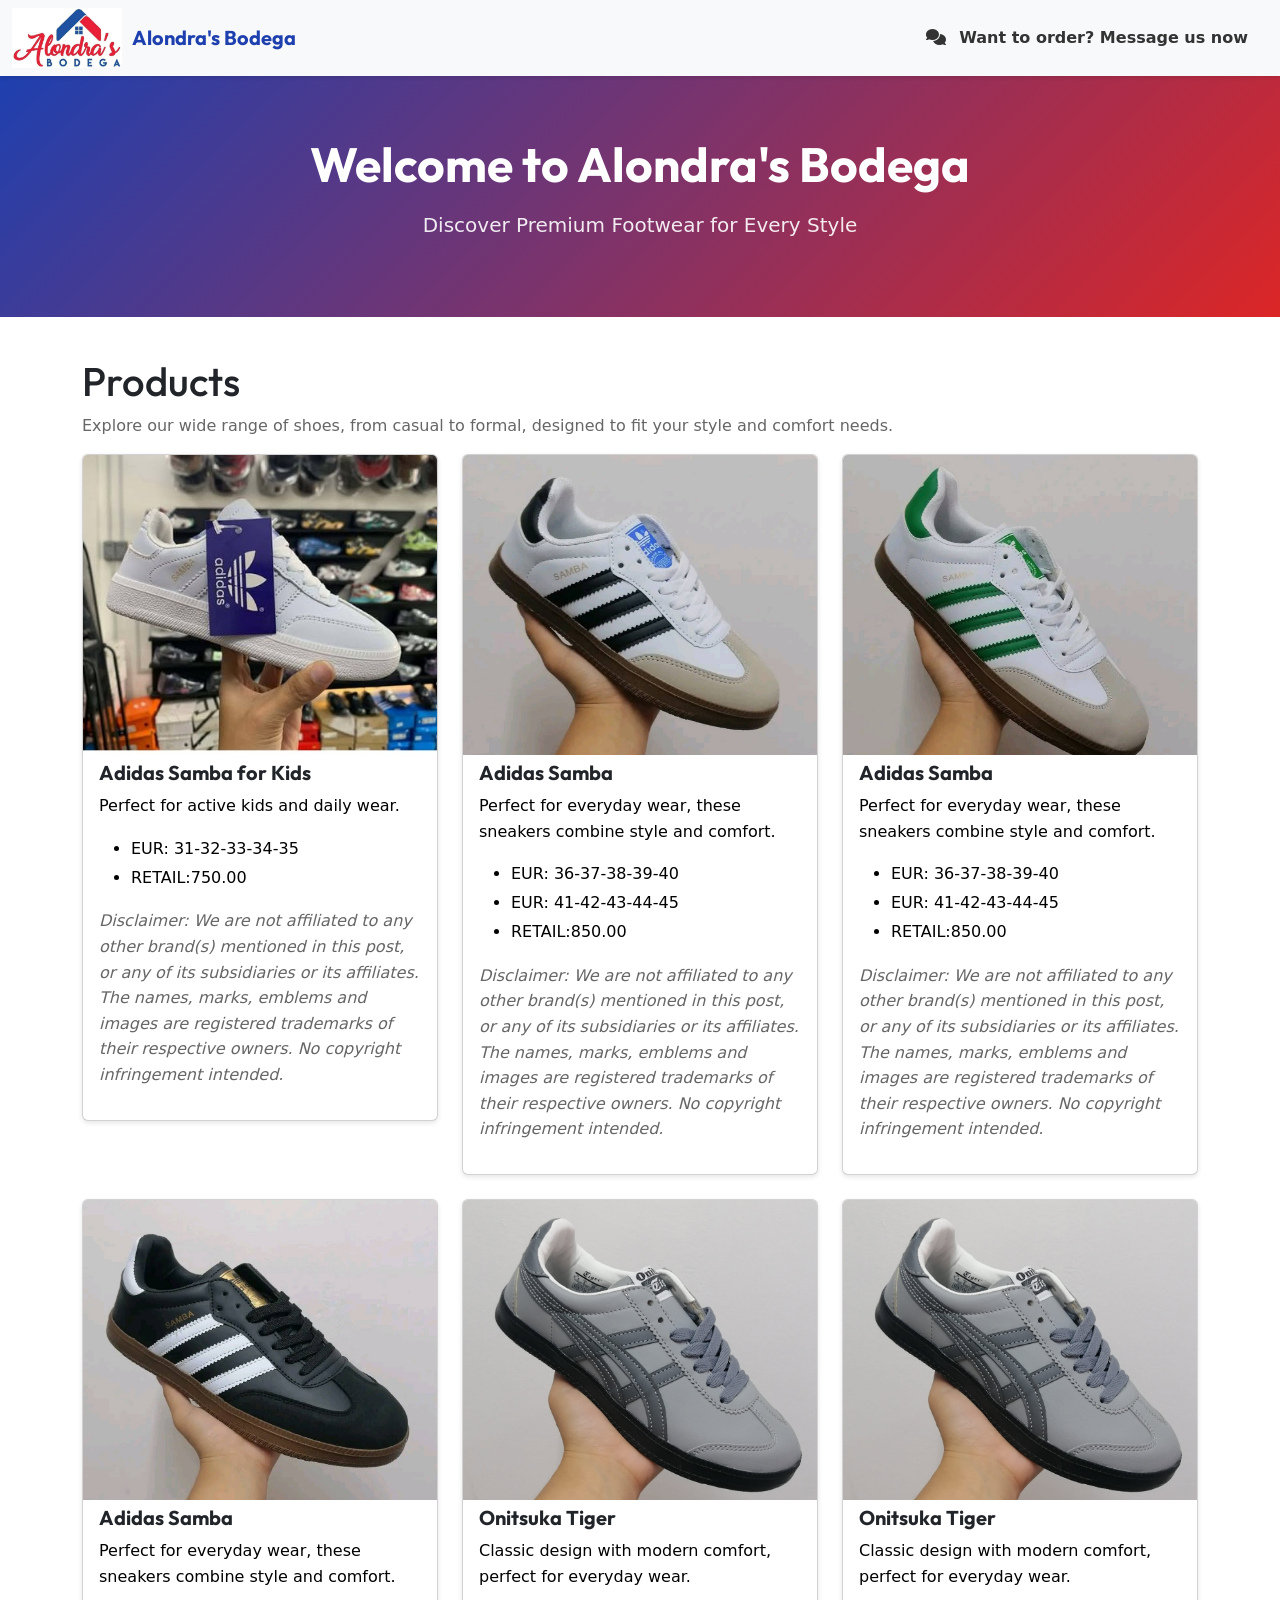
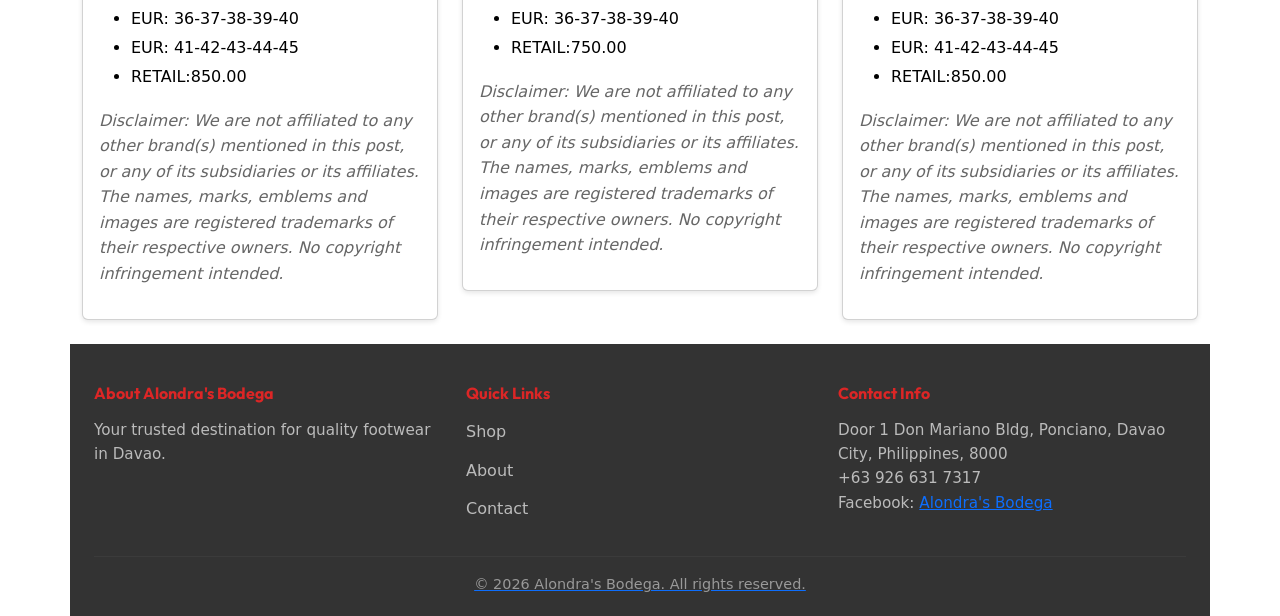
<file: index.html>
<!DOCTYPE html>
<html lang="en">

<head>
    <meta charset="UTF-8">
    <meta name="viewport" content="width=device-width, initial-scale=1.0">
    <link rel="preconnect" href="https://fonts.googleapis.com">
    <link rel="preconnect" href="https://fonts.gstatic.com" crossorigin>
    <link href="https://fonts.googleapis.com/css2?family=Sora:wght@400;500&family=Outfit:wght@600;700&display=swap"
        rel="stylesheet">
    <link rel="stylesheet" href="style.css">
    <link href="https://cdnjs.cloudflare.com/ajax/libs/font-awesome/6.4.0/css/all.min.css" rel="stylesheet">
    <link href="https://cdn.jsdelivr.net/npm/bootstrap@5.3.8/dist/css/bootstrap.min.css" rel="stylesheet"
        integrity="sha384-sRIl4kxILFvY47J16cr9ZwB07vP4J8+LH7qKQnuqkuIAvNWLzeN8tE5YBujZqJLB" crossorigin="anonymous">
    <script src="https://cdn.jsdelivr.net/npm/bootstrap@5.3.8/dist/js/bootstrap.bundle.min.js"
        integrity="sha384-FKyoEForCGlyvwx9Hj09JcYn3nv7wiPVlz7YYwJrWVcXK/BmnVDxM+D2scQbITxI"
        crossorigin="anonymous"></script>
    <title>Products - Alondra Shoe Shop Davao</title>
</head>

<body>
    <!-- Navigation bar block -->
    <nav class="navbar navbar-expand-lg navbar-light bg-light">
        <div class="container-fluid">
            <img src="Logo.jpg" alt="Alondra Shoe Shop Logo" width="110" height="60"
                class="d-inline-block align-text-top">
            <a class="navbar-brand" href="index.html">Alondra's Bodega</a>
            <button class="navbar-toggler" type="button" data-bs-toggle="collapse"
                data-bs-target="#navbarSupportedContent">
                <span class="navbar-toggler-icon"></span>
            </button>
            <div class="collapse navbar-collapse" id="navbarSupportedContent">
                <div class="ms-auto">
                    <a href="https://www.facebook.com/profile.php?id=100021153283832" target="_blank"
                        class="cta-link"><i class="fas fa-comments"></i> Want to order? Message us now</a>
                </div>
            </div>
        </div>
    </nav>

    <!-- Hero Banner Section -->
    <div class="hero-banner">
        <div class="hero-content">
            <h1>Welcome to Alondra's Bodega</h1>
            <p>Discover Premium Footwear for Every Style</p>
        </div>
    </div>

    <!-- Page Content layout -->
    <div class="container mt-4">
        <h1>Products</h1>
        <p>Explore our wide range of shoes, from casual to formal, designed to fit your style and comfort needs.</p>

        <div class="row">
            <div class="col-md-4">
                <div class="card mb-4">
                    <img src="adidasKidsWhite.jpg" class="card-img-top" alt="Adidas Kids White Sneakers">
                    <div class="card-body">
                        <h5 class="card-title">Adidas Samba for Kids</h5>
                        <p class="card-text">Perfect for active kids and daily wear.</p>
                        <ul>
                            <li>EUR: 31-32-33-34-35</li>
                            <li>RETAIL:750.00</li>
                        </ul>
                        <p><i>Disclaimer: We are not affiliated to any other brand(s) mentioned in this post, or any
                                of its subsidiaries or its affiliates. The names, marks, emblems and images are
                                registered trademarks of their respective owners. No copyright infringement intended.
                            </i></p>
                    </div>
                </div>
            </div>

            <div class="col-md-4">
                <div class="card mb-4">
                    <img src="AdidasSambaBWhite.jpg" class="card-img-top" alt="Adidas Samba B White">
                    <div class="card-body">
                        <h5 class="card-title">Adidas Samba</h5>
                        <p class="card-text">Perfect for everyday wear, these sneakers combine style and comfort.</p>
                        <ul>
                            <li>EUR: 36-37-38-39-40</li>
                            <li>EUR: 41-42-43-44-45</li>
                            <li>RETAIL:850.00</li>
                        </ul>
                        <p><i>Disclaimer: We are not affiliated to any other brand(s) mentioned in this post, or any
                                of its subsidiaries or its affiliates. The names, marks, emblems and images are
                                registered trademarks of their respective owners. No copyright infringement intended.
                            </i></p>
                    </div>
                </div>
            </div>

            <div class="col-md-4">
                <div class="card mb-4">
                    <img src="AdidasSambaGreen.jpg" class="card-img-top" alt="Adidas Samba Green">
                    <div class="card-body">
                        <h5 class="card-title">Adidas Samba</h5>
                        <p class="card-text">Perfect for everyday wear, these sneakers combine style and comfort.</p>
                        <ul>
                            <li>EUR: 36-37-38-39-40</li>
                            <li>EUR: 41-42-43-44-45</li>
                            <li>RETAIL:850.00</li>
                        </ul>
                        <p><i>Disclaimer: We are not affiliated to any other brand(s) mentioned in this post, or any
                                of its subsidiaries or its affiliates. The names, marks, emblems and images are
                                registered trademarks of their respective owners. No copyright infringement intended.
                            </i></p>
                    </div>
                </div>
            </div>

            <div class="col-md-4">
                <div class="card mb-4">
                    <img src="AdidasSambaBlack.jpg" class="card-img-top" alt="Adidas Samba Black">
                    <div class="card-body">
                        <h5 class="card-title">Adidas Samba</h5>
                        <p class="card-text">Perfect for everyday wear, these sneakers combine style and comfort.</p>
                        <ul>
                            <li>EUR: 36-37-38-39-40</li>
                            <li>EUR: 41-42-43-44-45</li>
                            <li>RETAIL:850.00</li>
                        </ul>
                        <p><i>Disclaimer: We are not affiliated to any other brand(s) mentioned in this post, or any
                                of its subsidiaries or its affiliates. The names, marks, emblems and images are
                                registered trademarks of their respective owners. No copyright infringement intended.
                            </i></p>
                    </div>
                </div>
            </div>

            <div class="col-md-4">
                <div class="card mb-4">
                    <img src="OnitsukaGray.jpg" class="card-img-top" alt="Onitsuka Tiger Gray">
                    <div class="card-body">
                        <h5 class="card-title">Onitsuka Tiger</h5>
                        <p class="card-text">Classic design with modern comfort, perfect for everyday wear.</p>
                        <ul>
                            <li>EUR: 36-37-38-39-40</li>
                            <li>RETAIL:750.00</li>
                        </ul>
                        <p><i>Disclaimer: We are not affiliated to any other brand(s) mentioned in this post, or any
                                of its subsidiaries or its affiliates. The names, marks, emblems and images are
                                registered trademarks of their respective owners. No copyright infringement intended.
                            </i></p>
                    </div>
                </div>
            </div>


            <div class="col-md-4">
                <div class="card mb-4">
                    <img src="OnitsukaGray.jpg" class="card-img-top" alt="Onitsuka Tiger Gray">
                    <div class="card-body">
                        <h5 class="card-title">Onitsuka Tiger</h5>
                        <p class="card-text">Classic design with modern comfort, perfect for everyday wear.</p>
                        <ul>
                            <li>EUR: 36-37-38-39-40</li>
                            <li>EUR: 41-42-43-44-45</li>
                            <li>RETAIL:850.00</li>
                        </ul>
                        <p><i>Disclaimer: We are not affiliated to any other brand(s) mentioned in this post, or any
                                of its subsidiaries or its affiliates. The names, marks, emblems and images are
                                registered trademarks of their respective owners. No copyright infringement intended.
                            </i></p>
                    </div>
                </div>
        </div>

    <!-- Footer Section -->
    <footer class="footer">
        <div class="container">
            <div class="row">
                <div class="col-md-4">
                    <h6>About Alondra's Bodega</h6>
                    <p>Your trusted destination for quality footwear in Davao.</p>
                </div>
                <div class="col-md-4">
                    <h6>Quick Links</h6>
                    <ul class="footer-links">
                        <li><a href="#">Shop</a></li>
                        <li><a href="#">About</a></li>
                        <li><a href="#">Contact</a></li>
                    </ul>
                </div>
                <div class="col-md-4">
                    <h6>Contact Info</h6>
                    <p>Door 1 Don Mariano Bldg, Ponciano,
                        Davao City, Philippines, 8000<br>+63 926 631 7317 <br> Facebook: <a
                            href="https://www.facebook.com/profile.php?id=100021153283832" target="_blank">Alondra's
                            Bodega</p>
                </div>
            </div>
            <hr>
            <div class="text-center">
                <p>&copy; 2026 Alondra's Bodega. All rights reserved.</p>
            </div>
        </div>
    </footer>

    <!-- Script assets -->
    <script src="https://cdn.jsdelivr.net/npm/bootstrap@5.3.8/dist/js/bootstrap.bundle.min.js"
        integrity="sha384-yGB6blA07S07d91l9Q3a5qJ9m8F5p6JQv2qz6zZv4qZ1Z1Z1Z1Z1Z1Z1Z1Z1Z1Z1Z1"
        crossorigin="anonymous"></script>
</body>

</html>
</file>
<file: style.css>
body {
  font-family: 'Sora', sans-serif;
}

h1, h2, h3, h4, h5, h6 {
  font-family: 'Outfit', sans-serif;
  font-weight: 700;
}

.card {
  border: 1px solid #ddd;
  border-radius: 5px;
  box-shadow: 0 2px 5px rgba(0, 0, 0, 0.1);
}

.card-img-top {
  width: 100%;
  height: 300px;
  object-fit: cover;
}

.card-body {
  padding: 15px;
}

.card-title {
  font-family: 'Outfit', sans-serif;
  font-weight: 700;
  font-size: 1.25rem;
  margin-bottom: 10px;
  margin-top: -10px;
}

.card-text {
  font-size: 1rem;
  color: black;
}

.navbar {
  margin-bottom: 0;
  box-shadow: 0 2px 4px rgba(0, 0, 0, 0.1);
}

.navbar-brand {
  font-family: 'Outfit', sans-serif;
  font-weight: 700;
  font-size: 1.5rem;
  margin-left: 10px;
  color: #1e40af !important;
}

.nav-link {
  margin-left: 15px;
  font-weight: 500;
  color: #333 !important;
  transition: color 0.3s ease;
}

.nav-link:hover {
  color: #dc2626 !important;
}

/* Call-to-Action Link */
.cta-link {
  padding: 10px 20px;
  background-color: transparent;
  color: #333 !important;
  border-radius: 5px;
  text-decoration: none;
  font-weight: 600;
  transition: all 0.3s ease;
  display: inline-block;
}

.cta-link i {
  margin-right: 8px;
  transition: all 0.3s ease;
}

.cta-link:hover {
  background-color: #dc2626;
  color: white !important;
  transform: translateY(-2px);
  box-shadow: 0 4px 8px rgba(220, 38, 38, 0.3);
}

.cta-link:hover i {
  color: white;
}

/* Hero Banner */
.hero-banner {
  background: linear-gradient(135deg, #1e40af 0%, #dc2626 100%);
  color: white;
  padding: 60px 20px;
  text-align: center;
  margin-bottom: 40px;
}

.hero-content h1 {
  font-family: 'Outfit', sans-serif;
  font-size: 3rem;
  font-weight: 700;
  margin-bottom: 15px;
  color: white;
}

.hero-content p {
  font-size: 1.25rem;
  color: rgba(255, 255, 255, 0.9);
}

/* Card Hover Effects */
.card {
  border: 1px solid #ddd;
  border-radius: 8px;
  box-shadow: 0 2px 5px rgba(0, 0, 0, 0.1);
  transition: all 0.3s ease;
}

.card:hover {
  transform: translateY(-10px);
  box-shadow: 0 12px 20px rgba(30, 64, 175, 0.2);
}

h1 {
  margin-bottom: 20px;
  color: #333;
}

p {
  color: #666;
  font-size: 1rem;
  line-height: 1.6;
}

ul {
  color: black;
  line-height: 1.8;
}

.btn-primary {
  background-color: #dc2626;
  border: none;
  transition: all 0.3s ease;
}

.btn-primary:hover {
  background-color: #991b1b;
  transform: translateY(-2px);
  box-shadow: 0 4px 8px rgba(0, 0, 0, 0.2);
}

/* Footer */
.footer {
  background-color: #333;
  color: white;
  padding: 40px 0 20px;
  margin-top: 50px;
}

.footer h6 {
  font-family: 'Outfit', sans-serif;
  font-weight: 700;
  color: #dc2626;
  margin-bottom: 15px;
}

.footer p {
  color: #bbb;
  font-size: 0.95rem;
}

.footer-links {
  list-style: none;
  padding: 0;
}

.footer-links li {
  margin-bottom: 10px;
}

.footer-links a {
  color: #bbb;
  text-decoration: none;
  transition: color 0.3s ease;
}

.footer-links a:hover {
  color: #dc2626;
}

.footer hr {
  border-color: #555;
}

.footer .text-center p {
  margin: 0;
  color: #999;
  font-size: 0.9rem;
}

/* Responsive */
@media (max-width: 768px) {
  .hero-content h1 {
    font-size: 2rem;
  }
  
  .hero-banner {
    padding: 40px 20px;
  }
}
</file>
